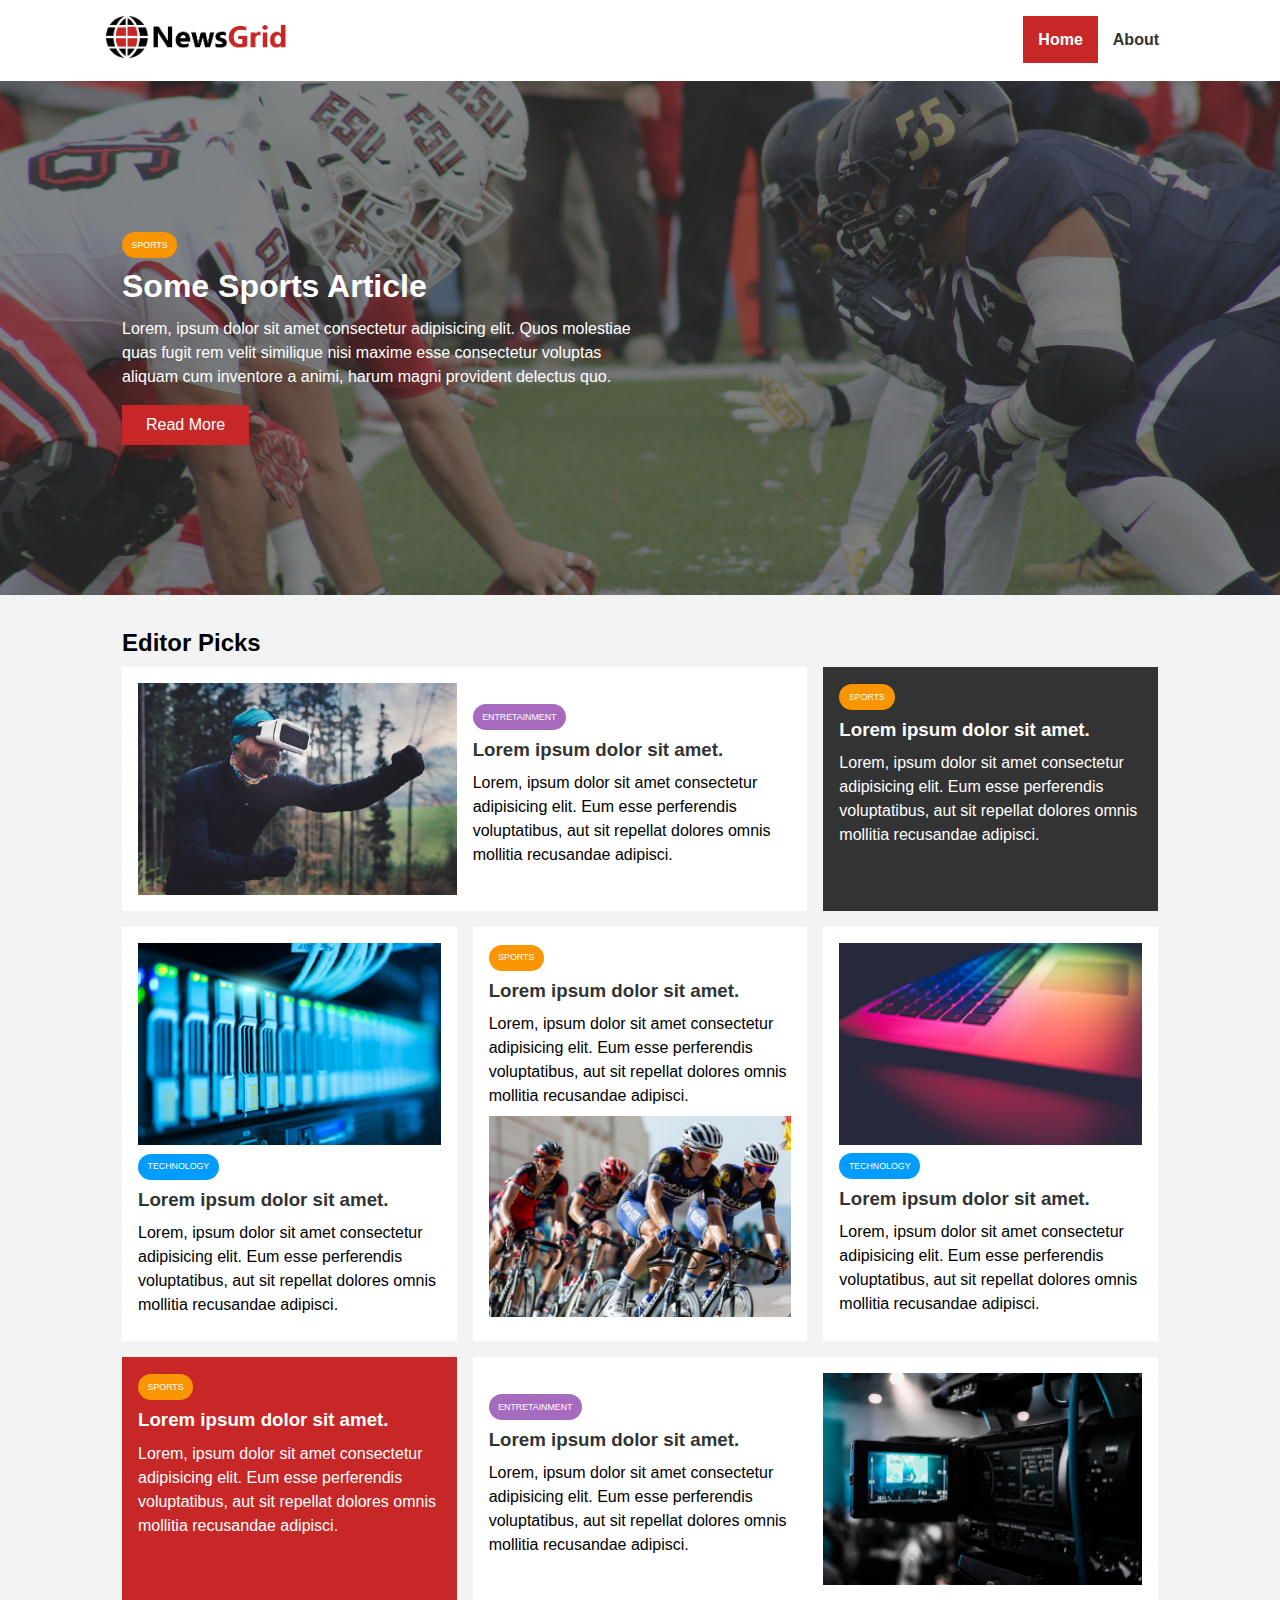
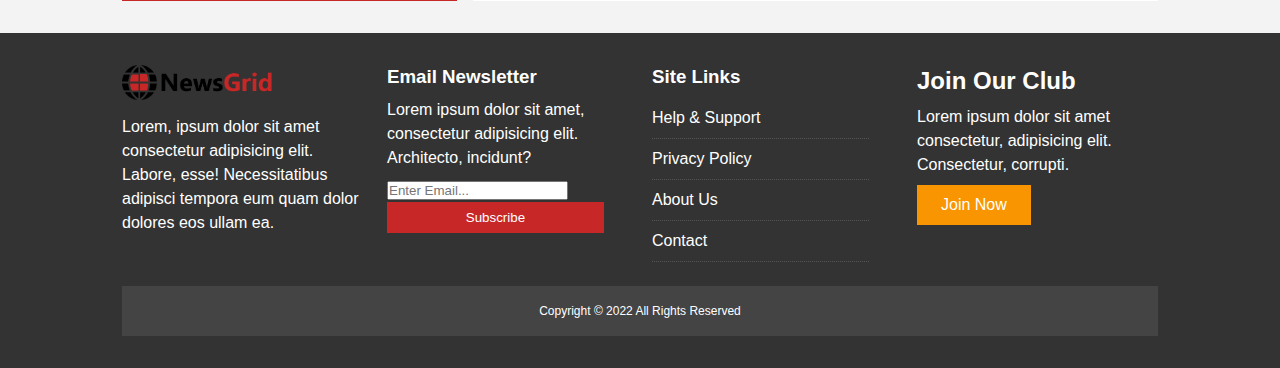
<file: index.html>
<!DOCTYPE html>
<html lang="en">

<head>
    <meta charset="UTF-8">
    <meta http-equiv="X-UA-Compatible" content="IE=edge">
    <meta name="viewport" content="width=device-width, initial-scale=1.0">
    <link rel="stylesheet" href="css/style.css">
    <link rel="stylesheet" media="screen and (max-width: 768px)" href="css/mobile.css">
    <link rel="shortcut icon" type="image/x-icon" href="favicon.ico">
    <link rel="stylesheet" href="https://use.fontawesome.com/releases/v5.6.3/css/all.css"
        integrity="sha384-UHRtZLI+pbxtHCWp1t77bi1L4ZtiqrqD80Kn4Z8NTSRyMA2Fd33n5dQ8lWUE00s/" crossorigin="anonymous">
    <link rel="preconnect" href="https://fonts.googleapis.com">
    <link rel="preconnect" href="https://fonts.gstatic.com" crossorigin>
    <link
        href="https://fonts.googleapis.com/css2?family=Lato:wght@100&family=Raleway:wght@100&family=Staatliches&display=swap"
        rel="stylesheet">

    <title>News Grid Latest News</title>
</head>

<body>
    <nav id="main-nav">
        <div class="container">
            <a href="index.html"><img src="img/logo.png" alt="NewsGrid" class="logo"></a>
            <ul>
                <li><a href="" class="current" href="index.html">Home</a></li>
                <li><a href="about.html">About</a></li>
            </ul>
        </div>
    </nav>

    <!-- Showcase -->
    <header id="showcase">
        <div class="container">
            <div class="showcase-container">
                <div class="showcase-content">
                    <div class="category category-sports">Sports</div>
                    <h1>Some Sports Article</h1>
                    <p>Lorem, ipsum dolor sit amet consectetur adipisicing elit. Quos molestiae quas fugit rem velit
                        similique nisi maxime esse consectetur voluptas aliquam cum inventore a animi, harum magni
                        provident delectus quo.</p>
                    <a href="article.html" class="btn btn-primary">Read More</a>
                </div>
            </div>
        </div>
    </header>

    <!-- Home Articles -->
    <section id="home-articles" class="py-2">
        <div class="container">
            <h2>Editor Picks</h2>
            <div class="articles-container">
                <article class="card">
                    <img src="img/articles/ent1.jpg" alt="">
                    <div>
                        <div class="category category-ent">Entretainment</div>
                        <h3>
                            <a href="article.html">Lorem ipsum dolor sit amet.</a>
                        </h3>
                        <p>Lorem, ipsum dolor sit amet consectetur adipisicing elit. Eum esse perferendis voluptatibus,
                            aut sit repellat dolores omnis mollitia recusandae adipisci.</p>
                    </div>
                </article>
                <article class="card bg-dark">
                    <div class="category category-sports">Sports</div>
                    <h3>
                        <a href="article.html">Lorem ipsum dolor sit amet.</a>
                    </h3>
                    <p>Lorem, ipsum dolor sit amet consectetur adipisicing elit. Eum esse perferendis voluptatibus,
                        aut sit repellat dolores omnis mollitia recusandae adipisci.</p>
                </article>
                <article class="card">
                    <img src="img/articles/tech1.jpg" alt="">
                    <div class="category category-tech">Technology</div>
                    <h3>
                        <a href="article.html">Lorem ipsum dolor sit amet.</a>
                    </h3>
                    <p>Lorem, ipsum dolor sit amet consectetur adipisicing elit. Eum esse perferendis voluptatibus,
                        aut sit repellat dolores omnis mollitia recusandae adipisci.</p>
                </article>
                <article class="card">
                    <div class="category category-sports">Sports</div>
                    <h3>
                        <a href="article.html">Lorem ipsum dolor sit amet.</a>
                    </h3>
                    <p>Lorem, ipsum dolor sit amet consectetur adipisicing elit. Eum esse perferendis voluptatibus,
                        aut sit repellat dolores omnis mollitia recusandae adipisci.</p>
                    <img src="img/articles/sports1.jpg" alt="">
                </article>
                <article class="card">
                    <img src="img/articles/tech2.jpg" alt="">
                    <div class="category category-tech">Technology</div>
                    <h3>
                        <a href="article.html">Lorem ipsum dolor sit amet.</a>
                    </h3>
                    <p>Lorem, ipsum dolor sit amet consectetur adipisicing elit. Eum esse perferendis voluptatibus,
                        aut sit repellat dolores omnis mollitia recusandae adipisci.</p>
                </article>
                <article class="card bg-primary">
                    <div class="category category-sports">Sports</div>
                    <h3>
                        <a href="article.html">Lorem ipsum dolor sit amet.</a>
                    </h3>
                    <p>Lorem, ipsum dolor sit amet consectetur adipisicing elit. Eum esse perferendis voluptatibus,
                        aut sit repellat dolores omnis mollitia recusandae adipisci.</p>
                </article>
                <article class="card">
                    <div>
                        <div class="category category-ent">Entretainment</div>
                        <h3>
                            <a href="article.html">Lorem ipsum dolor sit amet.</a>
                        </h3>
                        <p>Lorem, ipsum dolor sit amet consectetur adipisicing elit. Eum esse perferendis voluptatibus,
                            aut sit repellat dolores omnis mollitia recusandae adipisci.</p>
                    </div>
                    <img src="img/articles/ent2.jpg" alt="">
                </article>

            </div>
        </div>
    </section>
    <!-- Footer -->
    <footer id="main-footer" class="py-2">
        <div class="container footer-container">
            <div>
                <img src="img/logo.png" alt="NewsGrid">
                <p>Lorem, ipsum dolor sit amet consectetur adipisicing elit. Labore, esse! Necessitatibus adipisci tempora eum quam dolor dolores eos ullam ea.</p>
            </div>
            <div>
                <h3>Email Newsletter</h3>
                <p>Lorem ipsum dolor sit amet, consectetur adipisicing elit. Architecto, incidunt?</p>
                <form name="contact" method="POST" data-netlify="true">
                    <input type="email" name="email" placeholder="Enter Email...">
                    <input type="submit" value="Subscribe" class="btn btn-primary">
                </form>
            </div>
            <div>
                <h3>Site Links</h3>
                <ul class="list">
                    <li><a href="#">Help & Support</a></li>
                    <li><a href="#">Privacy Policy</a></li>
                    <li><a href="#">About Us</a></li>
                    <li><a href="#">Contact</a></li>
                </ul>
            </div>
            <div>
                <h2>Join Our Club</h2>
                <p>Lorem ipsum dolor sit amet consectetur, adipisicing elit. Consectetur, corrupti.</p>
                <a href="#" class="btn btn-secondary">Join Now</a>
            </div>
            <div>
                <p>Copyright &copy; 2022 All Rights Reserved</p>
            </div>
        </div>
    </footer>
</body>

</html>
</file>
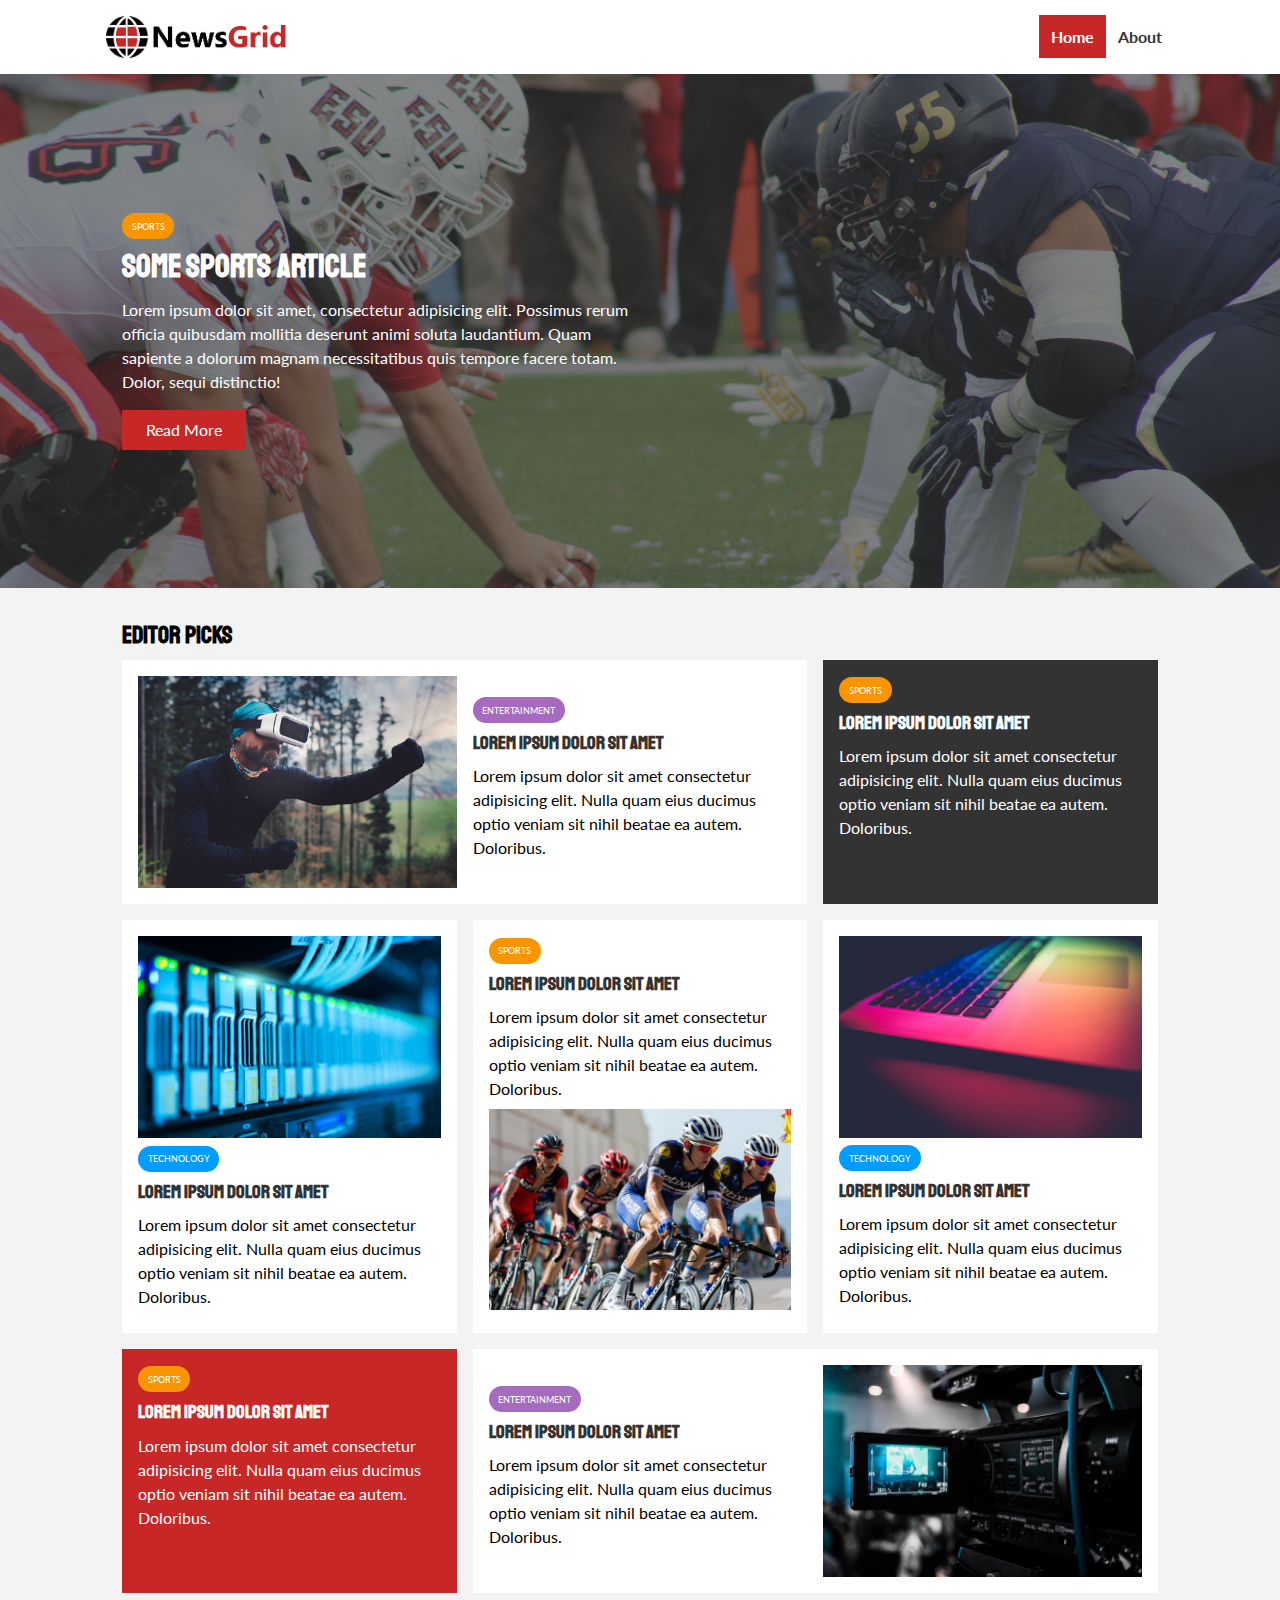
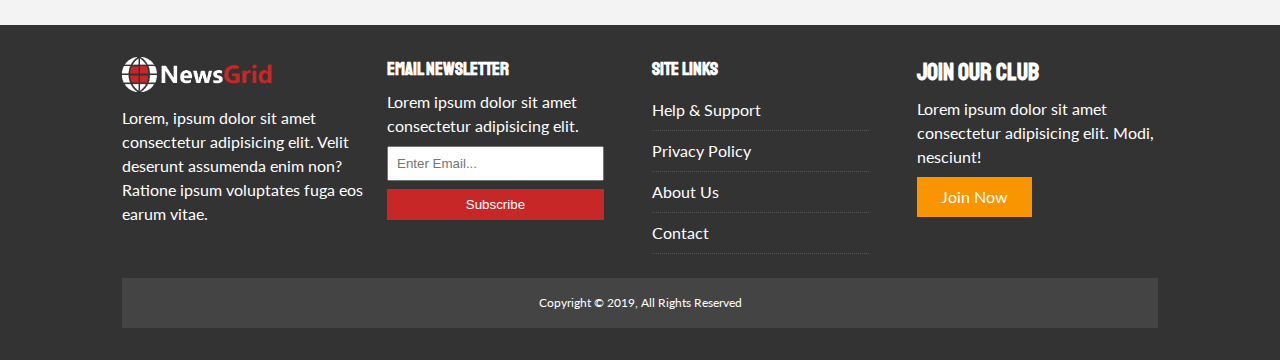
<file: newsgrid/index.html>
<!DOCTYPE html>
<html lang="en">
<head>
  <meta charset="UTF-8">
  <meta name="viewport" content="width=device-width, initial-scale=1.0">
  <meta http-equiv="X-UA-Compatible" content="ie=edge">
  <link rel="stylesheet" href="https://use.fontawesome.com/releases/v5.6.3/css/all.css" integrity="sha384-UHRtZLI+pbxtHCWp1t77Bi1L4ZtiqrqD80Kn4Z8NTSRyMA2Fd33n5dQ8lWUE00s/" crossorigin="anonymous">
  <link href="https://fonts.googleapis.com/css?family=Lato|Staatliches" rel="stylesheet">
  <link rel="stylesheet" href="css/style.css">
  <link rel="stylesheet" media="screen and (max-width: 768px)" href="css/mobile.css">
  <link rel="shortcut icon" type="image/x-icon" href="favicon.ico">
  <title>NewsGrid | Latest News</title>
</head>
<body>
  <nav id="main-nav">
    <div class="container">
      <img src="img/logo.png" alt="NewsGrid" class="logo">
      <div class="social">
        <a href="http://facebook.com" target="_blank"><i class="fab fa-facebook fa-2x"></i></a>
        <a href="http://twitter.com" target="_blank"><i class="fab fa-twitter fa-2x"></i></a>
        <a href="http://instagram.com" target="_blank"><i class="fab fa-instagram fa-2x"></i></a>
        <a href="http://youtube.com" target="_blank"><i class="fab fa-youtube fa-2x"></i></a>
      </div>
      <ul>
        <li><a class="current" href="index.html">Home</a></li>
        <li><a href="about.html">About</a></li>
      </ul>
    </div>
  </nav>

  <!-- Showcase -->
  <header id="showcase">
    <div class="container">
      <div class="showcase-container">
        <div class="showcase-content">
          <div class="category category-sports">Sports</div>
          <h1>Some Sports Article</h1>
          <p>Lorem ipsum dolor sit amet, consectetur adipisicing elit. Possimus rerum officia quibusdam mollitia deserunt animi soluta laudantium. Quam sapiente a dolorum magnam necessitatibus quis tempore facere totam. Dolor, sequi distinctio!</p>
          <a href="article.html" class="btn btn-primary">Read More</a>
        </div>
      </div>
    </div>
  </header>

  <!-- Home Articles -->
  <section id="home-articles" class="py-2">
    <div class="container">
        <h2>Editor Picks</h2>
        <div class="articles-container">
          <article class="card">
            <img src="img/articles/ent1.jpg" alt="">
            <div>
              <div class="category category-ent">Entertainment</div>
              <h3>
                <a href="article.html">Lorem ipsum dolor sit amet</a>
              </h3>
              <p>Lorem ipsum dolor sit amet consectetur adipisicing elit. Nulla quam eius ducimus optio veniam sit nihil beatae ea autem. Doloribus.</p>
            </div>
          </article>
          <article class="card bg-dark">
            <div class="category category-sports">Sports</div>
            <h3>
              <a href="article.html">Lorem ipsum dolor sit amet</a>
            </h3>
            <p>Lorem ipsum dolor sit amet consectetur adipisicing elit. Nulla quam eius ducimus optio veniam sit nihil beatae ea autem. Doloribus.</p>
          </article>
          <article class="card">
            <img src="img/articles/tech1.jpg" alt="">
            <div class="category category-tech">Technology</div>
            <h3>
              <a href="article.html">Lorem ipsum dolor sit amet</a>
            </h3>
            <p>Lorem ipsum dolor sit amet consectetur adipisicing elit. Nulla quam eius ducimus optio veniam sit nihil beatae ea autem. Doloribus.</p>
          </article>
          <article class="card">
            <div class="category category-sports">Sports</div>
            <h3>
              <a href="article.html">Lorem ipsum dolor sit amet</a>
            </h3>
            <p>Lorem ipsum dolor sit amet consectetur adipisicing elit. Nulla quam eius ducimus optio veniam sit nihil beatae ea autem. Doloribus.</p>
            <img src="img/articles/sports1.jpg" alt="">
          </article>
          <article class="card">
            <img src="img/articles/tech2.jpg" alt="">
            <div class="category category-tech">Technology</div>
            <h3>
              <a href="article.html">Lorem ipsum dolor sit amet</a>
            </h3>
            <p>Lorem ipsum dolor sit amet consectetur adipisicing elit. Nulla quam eius ducimus optio veniam sit nihil beatae ea autem. Doloribus.</p>
          </article>
          <article class="card bg-primary">
            <div class="category category-sports">Sports</div>
            <h3>
              <a href="article.html">Lorem ipsum dolor sit amet</a>
            </h3>
            <p>Lorem ipsum dolor sit amet consectetur adipisicing elit. Nulla quam eius ducimus optio veniam sit nihil beatae ea autem. Doloribus.</p>
          </article>
          <article class="card">
            <div>
              <div class="category category-ent">Entertainment</div>
              <h3>
                <a href="article.html">Lorem ipsum dolor sit amet</a>
              </h3>
              <p>Lorem ipsum dolor sit amet consectetur adipisicing elit. Nulla quam eius ducimus optio veniam sit nihil beatae ea autem. Doloribus.</p>
            </div>
            <img src="img/articles/ent2.jpg" alt="">
          </article>
        </div>
    </div>
  </section>

  <!-- Footer -->
  <footer id="main-footer" class="py-2">
    <div class="container footer-container">
      <div>
        <img src="img/logo_light.png" alt="NewsGrid">
        <p>Lorem, ipsum dolor sit amet consectetur adipisicing elit. Velit deserunt assumenda enim non? Ratione ipsum voluptates fuga eos earum vitae.</p>
      </div>
      <div>
        <h3>Email Newsletter</h3>
        <p>Lorem ipsum dolor sit amet consectetur adipisicing elit.</p>
        <form>
          <input type="email" placeholder="Enter Email...">
          <input type="submit" value="Subscribe" class="btn btn-primary">
        </form>
      </div>
      <div>
        <h3>Site Links</h3>
        <ul class="list">
          <li><a href="#">Help & Support</a></li>
          <li><a href="#">Privacy Policy</a></li>
          <li><a href="#">About Us</a></li>
          <li><a href="#">Contact</a></li>
        </ul>
      </div>
      <div>
        <h2>Join Our Club</h2>
        <p>Lorem ipsum dolor sit amet consectetur adipisicing elit. Modi, nesciunt!</p>
        <a href="#" class="btn btn-secondary">Join Now</a>
      </div>
      <div>
        <p>
          Copyright &copy; 2019, All Rights Reserved
        </p>
      </div>
    </div>
  </footer>

</body>
</html>
</file>
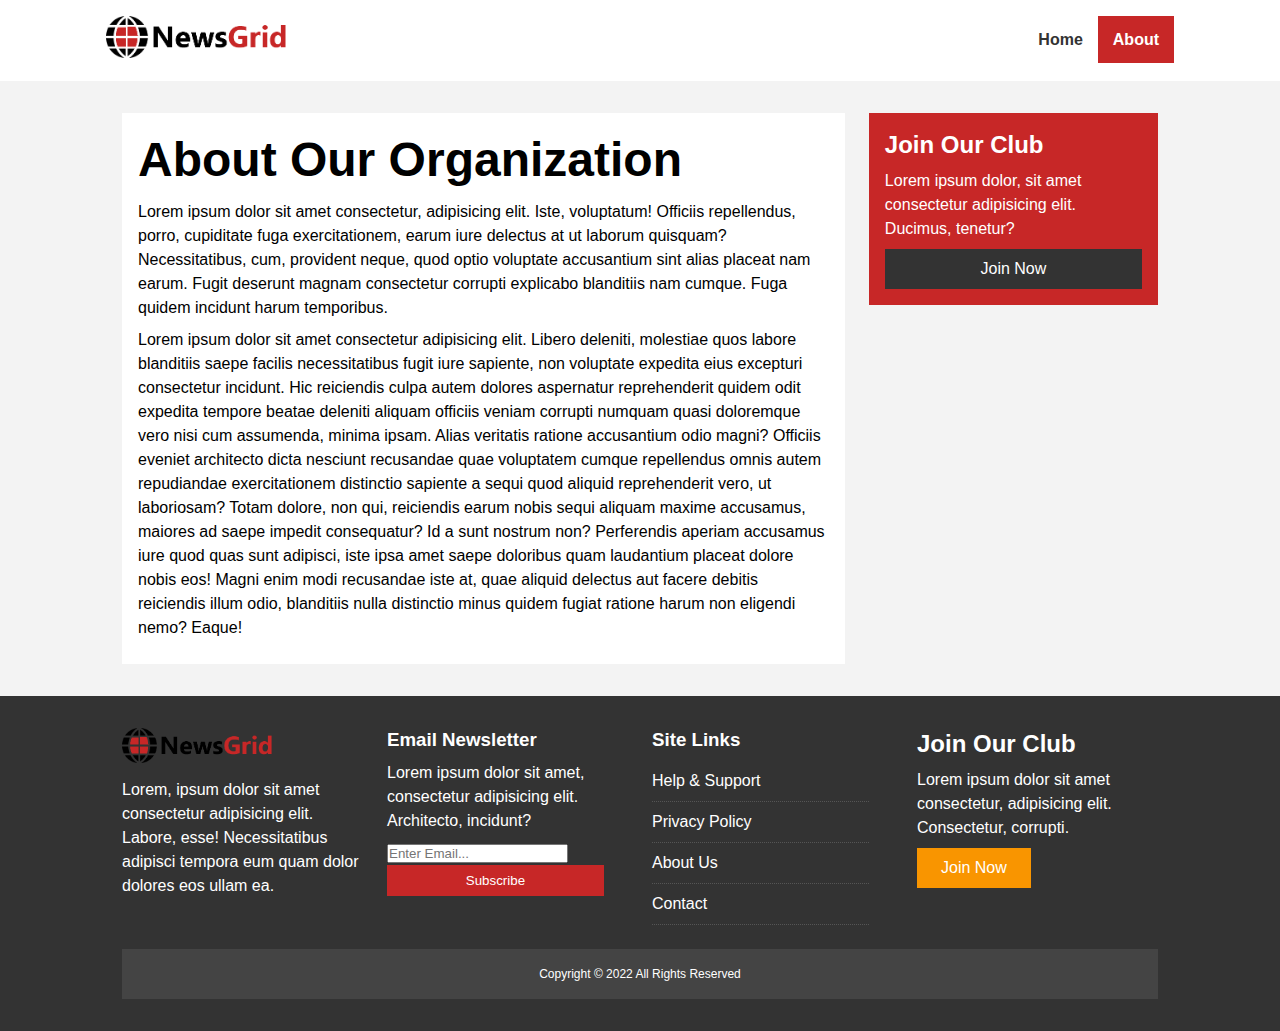
<file: about.html>
<!DOCTYPE html>
<html lang="en">

<head>
    <meta charset="UTF-8">
    <meta http-equiv="X-UA-Compatible" content="IE=edge">
    <meta name="viewport" content="width=device-width, initial-scale=1.0">
    <link rel="stylesheet" href="css/style.css">
    <link rel="stylesheet" media="screen and (max-width: 768px)" href="css/mobile.css">
    <link rel="shortcut icon" type="image/x-icon" href="favicon.ico">
    <link rel="stylesheet" href="https://use.fontawesome.com/releases/v5.6.3/css/all.css"
        integrity="sha384-UHRtZLI+pbxtHCWp1t77bi1L4ZtiqrqD80Kn4Z8NTSRyMA2Fd33n5dQ8lWUE00s/" crossorigin="anonymous">
    <link rel="preconnect" href="https://fonts.googleapis.com">
    <link rel="preconnect" href="https://fonts.gstatic.com" crossorigin>
    <link
        href="https://fonts.googleapis.com/css2?family=Lato:wght@100&family=Raleway:wght@100&family=Staatliches&display=swap"
        rel="stylesheet">

    <title>News Grid About</title>
</head>

<body>
    <nav id="main-nav">
        <div class="container">
            <a href="index.html"><img src="img/logo.png" alt="NewsGrid" class="logo"></a>
            <ul>
                <li><a href="index.html">Home</a></li>
                <li><a class="current" href="about.html">About</a></li>
            </ul>
        </div>
    </nav>

    <section id="about">
        <div class="container">
            <div class="page-container">
                <article class="card">
                    <h1 class="l-heading">About Our Organization</h1>
                    <p>Lorem ipsum dolor sit amet consectetur, adipisicing elit. Iste, voluptatum! Officiis repellendus, porro, cupiditate fuga exercitationem, earum iure delectus at ut laborum quisquam? Necessitatibus, cum, provident neque, quod optio voluptate accusantium sint alias placeat nam earum. Fugit deserunt magnam consectetur corrupti explicabo blanditiis nam cumque. Fuga quidem incidunt harum temporibus.</p>
                    <p>Lorem ipsum dolor sit amet consectetur adipisicing elit. Libero deleniti, molestiae quos labore blanditiis saepe facilis necessitatibus fugit iure sapiente, non voluptate expedita eius excepturi consectetur incidunt. Hic reiciendis culpa autem dolores aspernatur reprehenderit quidem odit expedita tempore beatae deleniti aliquam officiis veniam corrupti numquam quasi doloremque vero nisi cum assumenda, minima ipsam. Alias veritatis ratione accusantium odio magni? Officiis eveniet architecto dicta nesciunt recusandae quae voluptatem cumque repellendus omnis autem repudiandae exercitationem distinctio sapiente a sequi quod aliquid reprehenderit vero, ut laboriosam? Totam dolore, non qui, reiciendis earum nobis sequi aliquam maxime accusamus, maiores ad saepe impedit consequatur? Id a sunt nostrum non? Perferendis aperiam accusamus iure quod quas sunt adipisci, iste ipsa amet saepe doloribus quam laudantium placeat dolore nobis eos! Magni enim modi recusandae iste at, quae aliquid delectus aut facere debitis reiciendis illum odio, blanditiis nulla distinctio minus quidem fugiat ratione harum non eligendi nemo? Eaque!</p>
                </article>
                <aside class="card bg-primary">
                    <h2>Join Our Club</h2>
                    <p>Lorem ipsum dolor, sit amet consectetur adipisicing elit. Ducimus, tenetur?</p>
                    <a href="#" class="btn btn-dark btn-block">Join Now</a>
                </aside>
            </div>
        </div>
    </section>  

    <!-- Footer -->
    <footer id="main-footer" class="py-2">
        <div class="container footer-container">
            <div>
                <img src="img/logo.png" alt="NewsGrid">
                <p>Lorem, ipsum dolor sit amet consectetur adipisicing elit. Labore, esse! Necessitatibus adipisci tempora eum quam dolor dolores eos ullam ea.</p>
            </div>
            <div>
                <h3>Email Newsletter</h3>
                <p>Lorem ipsum dolor sit amet, consectetur adipisicing elit. Architecto, incidunt?</p>
                <form name="contact" method="POST" data-netlify="true">
                    <input type="email" name="email" placeholder="Enter Email...">
                    <input type="submit" value="Subscribe" class="btn btn-primary">
                </form>
            </div>
            <div>
                <h3>Site Links</h3>
                <ul class="list">
                    <li><a href="#">Help & Support</a></li>
                    <li><a href="#">Privacy Policy</a></li>
                    <li><a href="#">About Us</a></li>
                    <li><a href="#">Contact</a></li>
                </ul>
            </div>
            <div>
                <h2>Join Our Club</h2>
                <p>Lorem ipsum dolor sit amet consectetur, adipisicing elit. Consectetur, corrupti.</p>
                <a href="#" class="btn btn-secondary">Join Now</a>
            </div>
            <div>
                <p>Copyright &copy; 2022 All Rights Reserved</p>
            </div>
        </div>
    </footer>
</body>

</html>
</file>
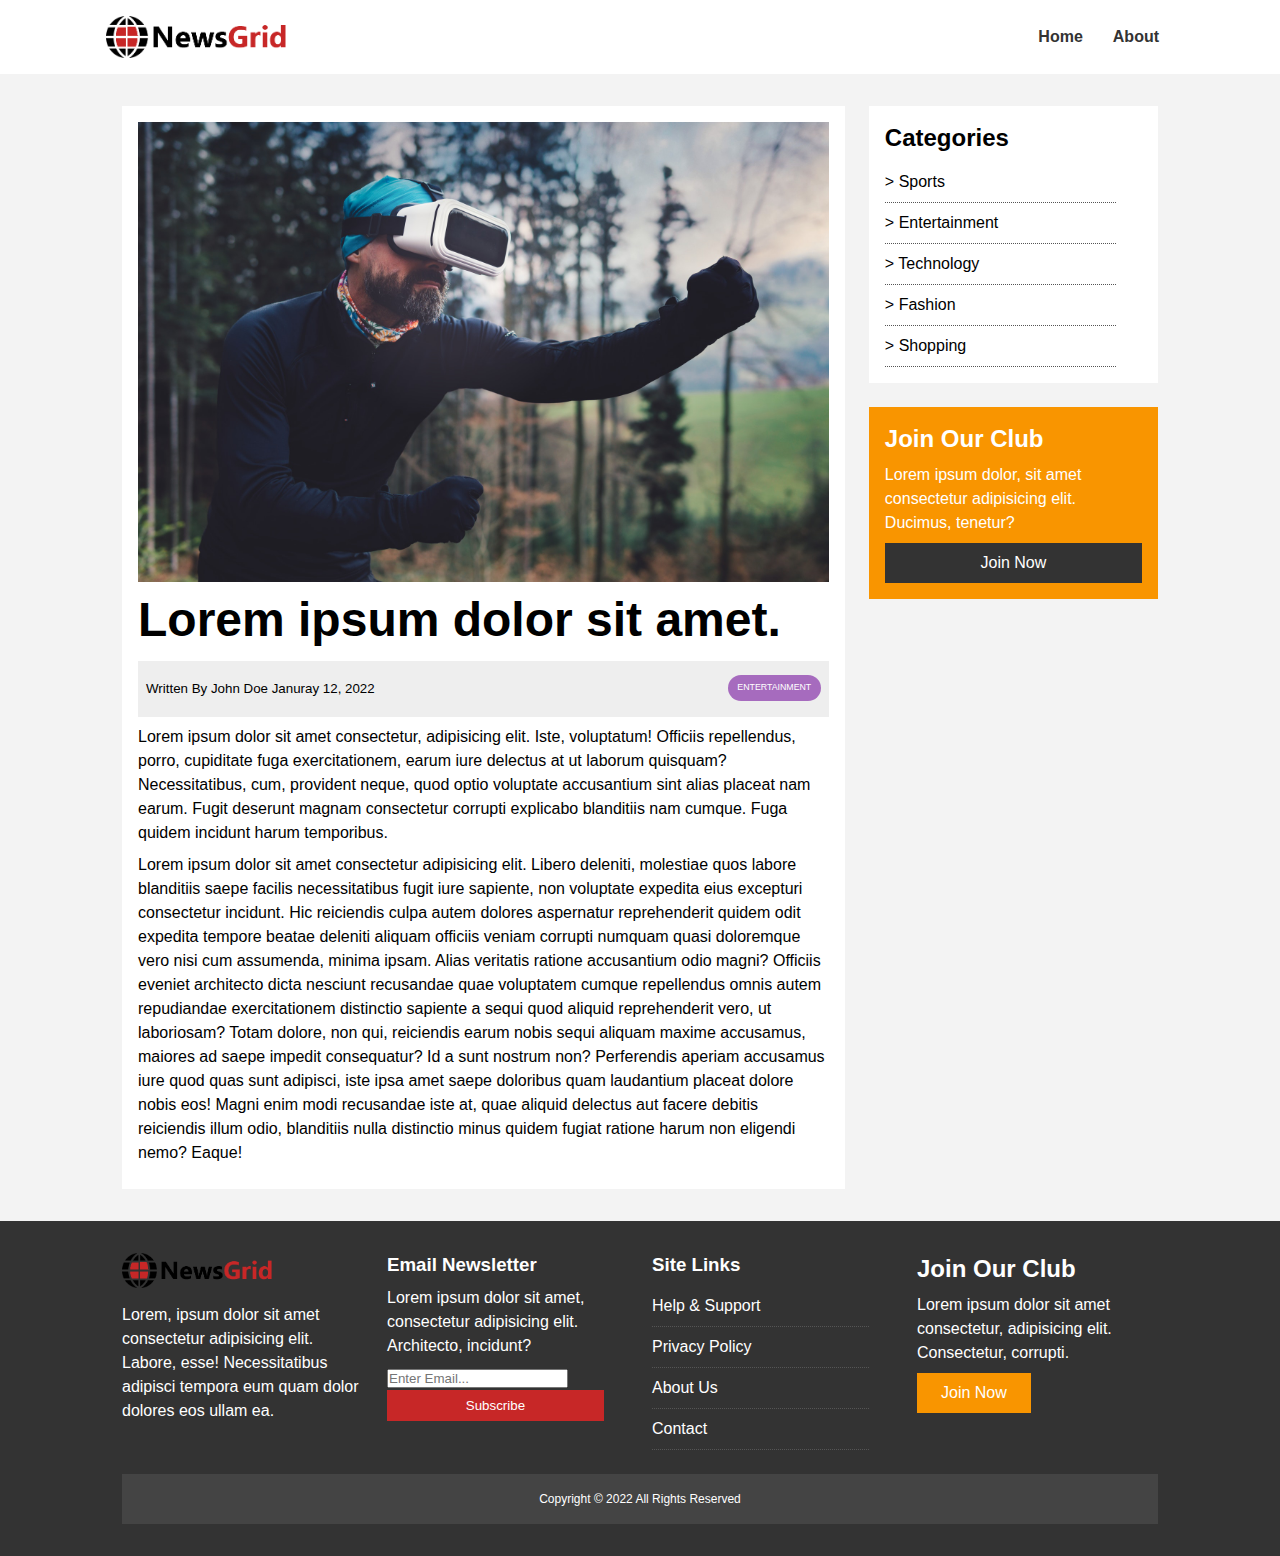
<file: article.html>
<!DOCTYPE html>
<html lang="en">

<head>
    <meta charset="UTF-8">
    <meta http-equiv="X-UA-Compatible" content="IE=edge">
    <meta name="viewport" content="width=device-width, initial-scale=1.0">
    <link rel="stylesheet" href="css/style.css">
    <link rel="stylesheet" media="screen and (max-width: 768px)" href="css/mobile.css">
    <link rel="shortcut icon" type="image/x-icon" href="favicon.ico">
    <link rel="stylesheet" href="https://use.fontawesome.com/releases/v5.6.3/css/all.css"
        integrity="sha384-UHRtZLI+pbxtHCWp1t77bi1L4ZtiqrqD80Kn4Z8NTSRyMA2Fd33n5dQ8lWUE00s/" crossorigin="anonymous">
    <link rel="preconnect" href="https://fonts.googleapis.com">
    <link rel="preconnect" href="https://fonts.gstatic.com" crossorigin>
    <link
        href="https://fonts.googleapis.com/css2?family=Lato:wght@100&family=Raleway:wght@100&family=Staatliches&display=swap"
        rel="stylesheet">

    <title>News Grid Latest News</title>
</head>

<body>
    <nav id="main-nav">
        <div class="container">
            <img src="img/logo.png" alt="NewsGrid" class="logo">
            <ul>
                <li><a href="index.html">Home</a></li>
                <li><a href="about.html">About</a></li>
            </ul>
        </div>
    </nav>

    <section id="article">
        <div class="container">
            <div class="page-container">
                <article class="card">
                    <img src="img/articles/ent1.jpg" alt="">
                    <h1 class="l-heading">Lorem ipsum dolor sit amet.</h1>
                    <div class="meta">
                        <small>
                            <i class="fas fa-user"></i> Written By John Doe Januray 12, 2022
                        </small>
                        <div class="category category-ent">Entertainment</div>
                    </div>
                    <p>Lorem ipsum dolor sit amet consectetur, adipisicing elit. Iste, voluptatum! Officiis repellendus, porro, cupiditate fuga exercitationem, earum iure delectus at ut laborum quisquam? Necessitatibus, cum, provident neque, quod optio voluptate accusantium sint alias placeat nam earum. Fugit deserunt magnam consectetur corrupti explicabo blanditiis nam cumque. Fuga quidem incidunt harum temporibus.</p>
                    <p>Lorem ipsum dolor sit amet consectetur adipisicing elit. Libero deleniti, molestiae quos labore blanditiis saepe facilis necessitatibus fugit iure sapiente, non voluptate expedita eius excepturi consectetur incidunt. Hic reiciendis culpa autem dolores aspernatur reprehenderit quidem odit expedita tempore beatae deleniti aliquam officiis veniam corrupti numquam quasi doloremque vero nisi cum assumenda, minima ipsam. Alias veritatis ratione accusantium odio magni? Officiis eveniet architecto dicta nesciunt recusandae quae voluptatem cumque repellendus omnis autem repudiandae exercitationem distinctio sapiente a sequi quod aliquid reprehenderit vero, ut laboriosam? Totam dolore, non qui, reiciendis earum nobis sequi aliquam maxime accusamus, maiores ad saepe impedit consequatur? Id a sunt nostrum non? Perferendis aperiam accusamus iure quod quas sunt adipisci, iste ipsa amet saepe doloribus quam laudantium placeat dolore nobis eos! Magni enim modi recusandae iste at, quae aliquid delectus aut facere debitis reiciendis illum odio, blanditiis nulla distinctio minus quidem fugiat ratione harum non eligendi nemo? Eaque!</p>
                </article>
                <aside id="categories" class="card">
                    <h2>Categories</h2>
                    <ul class="list">
                        <li>> Sports</li>
                        <li>> Entertainment</li>
                        <li>> Technology</li>
                        <li>> Fashion</li>
                        <li>> Shopping</li>
                    </ul>
                </aside>
                <aside class="card bg-secondary">
                    <h2>Join Our Club</h2>
                    <p>Lorem ipsum dolor, sit amet consectetur adipisicing elit. Ducimus, tenetur?</p>
                    <a href="#" class="btn btn-dark btn-block">Join Now</a>
                </aside>
            </div>
        </div>
    </section>  

    <!-- Footer -->
    <footer id="main-footer" class="py-2">
        <div class="container footer-container">
            <div>
                <img src="img/logo.png" alt="NewsGrid">
                <p>Lorem, ipsum dolor sit amet consectetur adipisicing elit. Labore, esse! Necessitatibus adipisci tempora eum quam dolor dolores eos ullam ea.</p>
            </div>
            <div>
                <h3>Email Newsletter</h3>
                <p>Lorem ipsum dolor sit amet, consectetur adipisicing elit. Architecto, incidunt?</p>
                <form name="contact" method="POST" data-netlify="true">
                    <input type="email" name="email" placeholder="Enter Email...">
                    <input type="submit" value="Subscribe" class="btn btn-primary">
                </form>
            </div>
            <div>
                <h3>Site Links</h3>
                <ul class="list">
                    <li><a href="#">Help & Support</a></li>
                    <li><a href="#">Privacy Policy</a></li>
                    <li><a href="#">About Us</a></li>
                    <li><a href="#">Contact</a></li>
                </ul>
            </div>
            <div>
                <h2>Join Our Club</h2>
                <p>Lorem ipsum dolor sit amet consectetur, adipisicing elit. Consectetur, corrupti.</p>
                <a href="#" class="btn btn-secondary">Join Now</a>
            </div>
            <div>
                <p>Copyright &copy; 2022 All Rights Reserved</p>
            </div>
        </div>
    </footer>
</body>

</html>
</file>
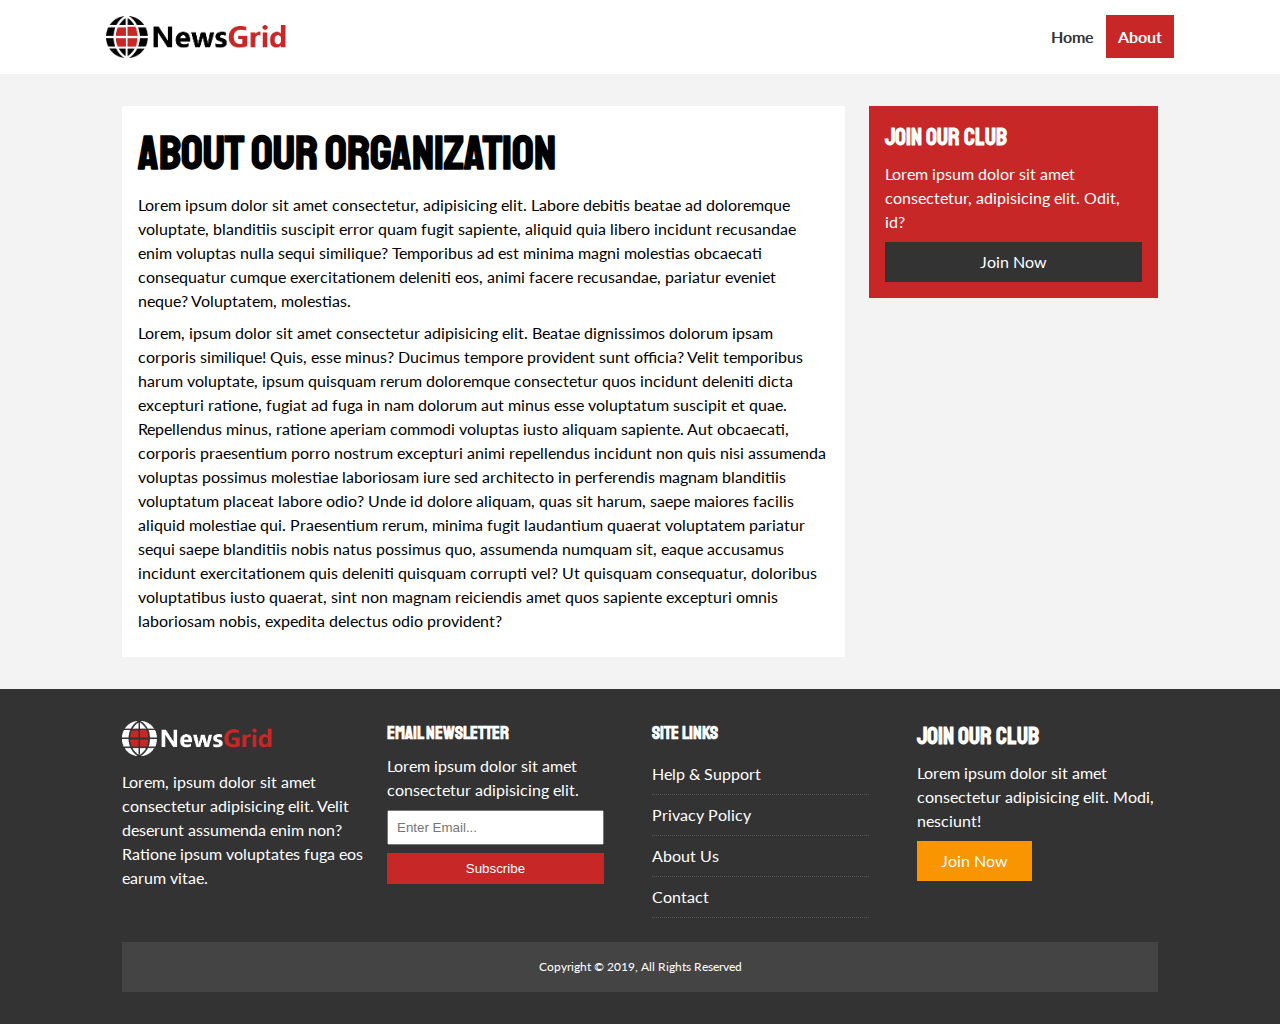
<file: newsgrid/about.html>
<!DOCTYPE html>
<html lang="en">
<head>
  <meta charset="UTF-8">
  <meta name="viewport" content="width=device-width, initial-scale=1.0">
  <meta http-equiv="X-UA-Compatible" content="ie=edge">
  <link rel="stylesheet" href="https://use.fontawesome.com/releases/v5.6.3/css/all.css" integrity="sha384-UHRtZLI+pbxtHCWp1t77Bi1L4ZtiqrqD80Kn4Z8NTSRyMA2Fd33n5dQ8lWUE00s/" crossorigin="anonymous">
  <link href="https://fonts.googleapis.com/css?family=Lato|Staatliches" rel="stylesheet">
  <link rel="stylesheet" href="css/style.css">
  <link rel="stylesheet" media="screen and (max-width: 768px)" href="css/mobile.css">
  <link rel="shortcut icon" type="image/x-icon" href="favicon.ico">
  <title>NewsGrid | About</title>
</head>
<body>
  <nav id="main-nav">
    <div class="container">
      <img src="img/logo.png" alt="NewsGrid" class="logo">
      <div class="social">
        <a href="http://facebook.com" target="_blank"><i class="fab fa-facebook fa-2x"></i></a>
        <a href="http://twitter.com" target="_blank"><i class="fab fa-twitter fa-2x"></i></a>
        <a href="http://instagram.com" target="_blank"><i class="fab fa-instagram fa-2x"></i></a>
        <a href="http://youtube.com" target="_blank"><i class="fab fa-youtube fa-2x"></i></a>
      </div>
      <ul>
        <li><a href="index.html">Home</a></li>
        <li><a class="current" href="about.html">About</a></li>
      </ul>
    </div>
  </nav>

  <section id="about">
    <div class="container">
      <div class="page-container">
        <article class="card">
          <h1 class="l-heading">About Our Organization</h1>
          <p>Lorem ipsum dolor sit amet consectetur, adipisicing elit. Labore debitis beatae ad doloremque voluptate, blanditiis suscipit error quam fugit sapiente, aliquid quia libero incidunt recusandae enim voluptas nulla sequi similique? Temporibus ad est minima magni molestias obcaecati consequatur cumque exercitationem deleniti eos, animi facere recusandae, pariatur eveniet neque? Voluptatem, molestias.</p>
          <p>Lorem, ipsum dolor sit amet consectetur adipisicing elit. Beatae dignissimos dolorum ipsam corporis similique! Quis, esse minus? Ducimus tempore provident sunt officia? Velit temporibus harum voluptate, ipsum quisquam rerum doloremque consectetur quos incidunt deleniti dicta excepturi ratione, fugiat ad fuga in nam dolorum aut minus esse voluptatum suscipit et quae. Repellendus minus, ratione aperiam commodi voluptas iusto aliquam sapiente. Aut obcaecati, corporis praesentium porro nostrum excepturi animi repellendus incidunt non quis nisi assumenda voluptas possimus molestiae laboriosam iure sed architecto in perferendis magnam blanditiis voluptatum placeat labore odio? Unde id dolore aliquam, quas sit harum, saepe maiores facilis aliquid molestiae qui. Praesentium rerum, minima fugit laudantium quaerat voluptatem pariatur sequi saepe blanditiis nobis natus possimus quo, assumenda numquam sit, eaque accusamus incidunt exercitationem quis deleniti quisquam corrupti vel? Ut quisquam consequatur, doloribus voluptatibus iusto quaerat, sint non magnam reiciendis amet quos sapiente excepturi omnis laboriosam nobis, expedita delectus odio provident?</p>
        </article>
        <aside class="card bg-primary">
          <h2>Join Our Club</h2>
          <p>Lorem ipsum dolor sit amet consectetur, adipisicing elit. Odit, id?</p>
          <a href="#" class="btn btn-dark btn-block">Join Now</a>
        </aside>
      </div>
    </div>
  </section>

  <!-- Footer -->
  <footer id="main-footer" class="py-2">
    <div class="container footer-container">
      <div>
        <img src="img/logo_light.png" alt="NewsGrid">
        <p>Lorem, ipsum dolor sit amet consectetur adipisicing elit. Velit deserunt assumenda enim non? Ratione ipsum voluptates fuga eos earum vitae.</p>
      </div>
      <div>
        <h3>Email Newsletter</h3>
        <p>Lorem ipsum dolor sit amet consectetur adipisicing elit.</p>
        <form>
          <input type="email" placeholder="Enter Email...">
          <input type="submit" value="Subscribe" class="btn btn-primary">
        </form>
      </div>
      <div>
        <h3>Site Links</h3>
        <ul class="list">
          <li><a href="#">Help & Support</a></li>
          <li><a href="#">Privacy Policy</a></li>
          <li><a href="#">About Us</a></li>
          <li><a href="#">Contact</a></li>
        </ul>
      </div>
      <div>
        <h2>Join Our Club</h2>
        <p>Lorem ipsum dolor sit amet consectetur adipisicing elit. Modi, nesciunt!</p>
        <a href="#" class="btn btn-secondary">Join Now</a>
      </div>
      <div>
        <p>
          Copyright &copy; 2019, All Rights Reserved
        </p>
      </div>
    </div>
  </footer>

</body>
</html>
</file>
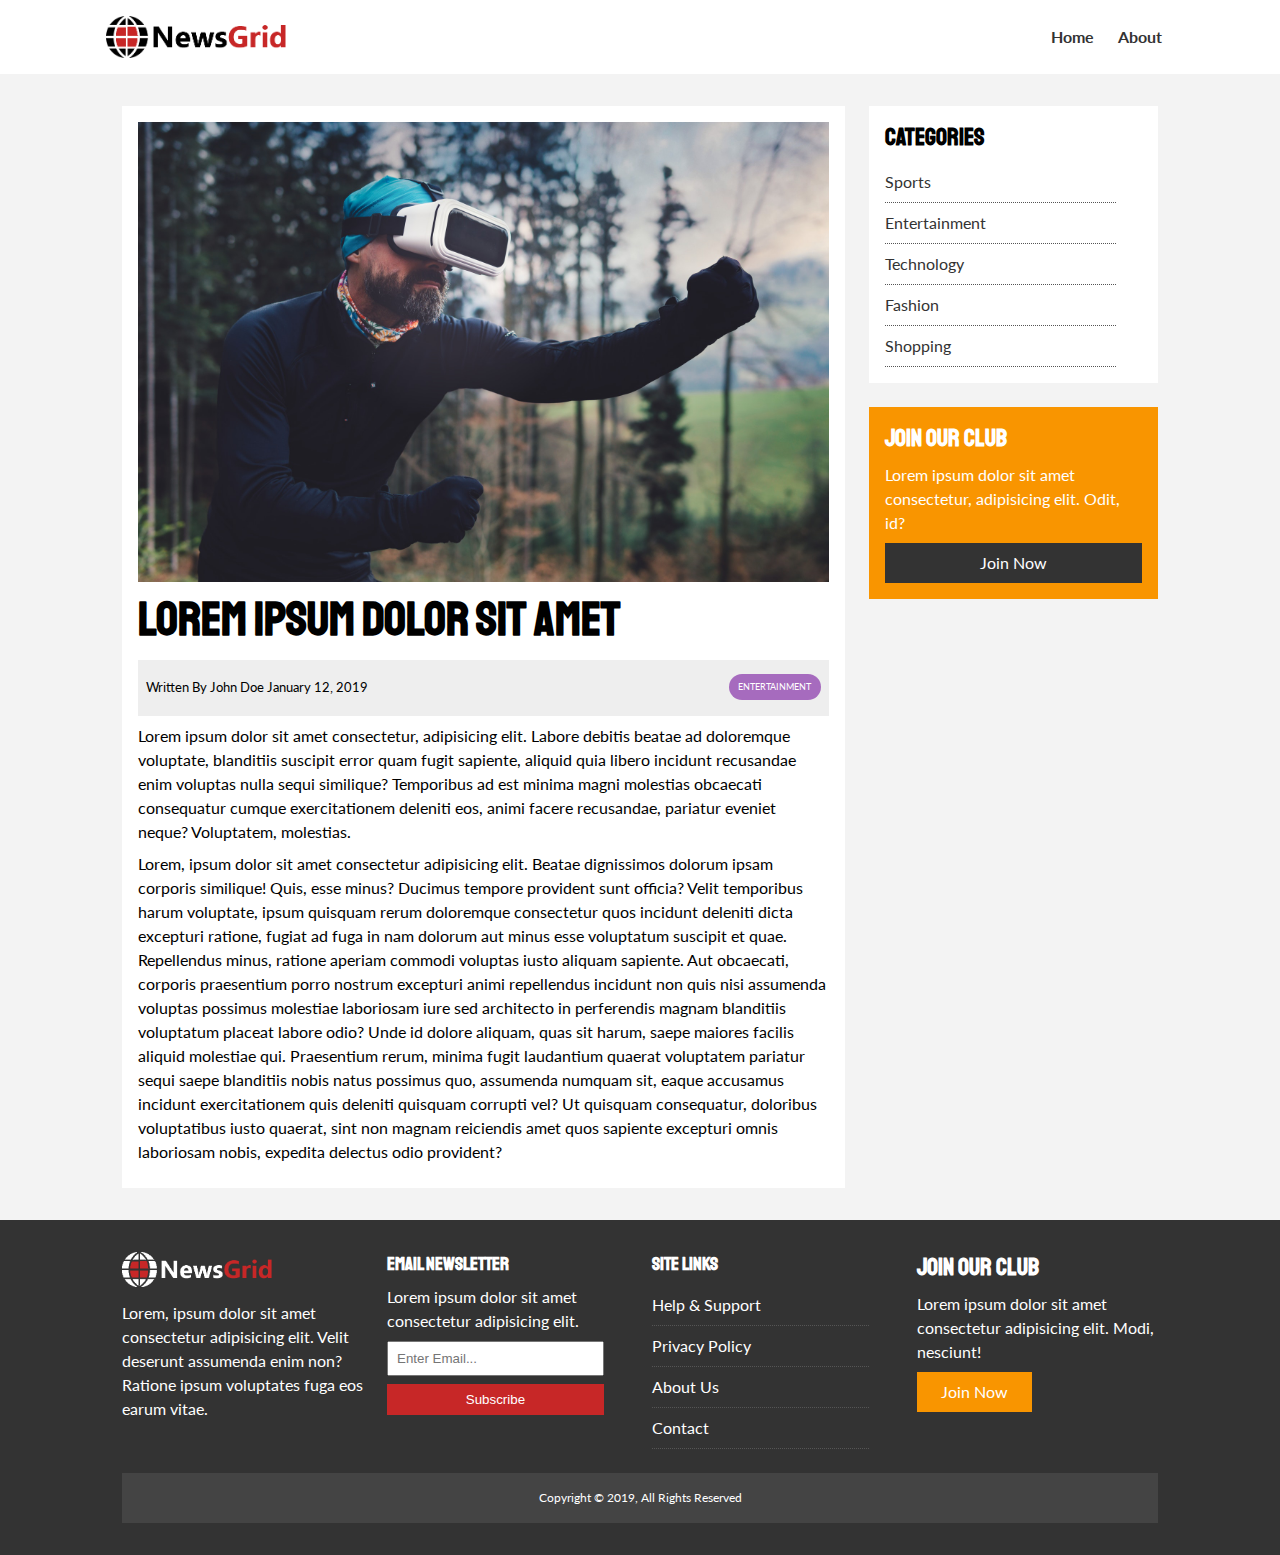
<file: newsgrid/article.html>
<!DOCTYPE html>
<html lang="en">
<head>
  <meta charset="UTF-8">
  <meta name="viewport" content="width=device-width, initial-scale=1.0">
  <meta http-equiv="X-UA-Compatible" content="ie=edge">
  <link rel="stylesheet" href="https://use.fontawesome.com/releases/v5.6.3/css/all.css" integrity="sha384-UHRtZLI+pbxtHCWp1t77Bi1L4ZtiqrqD80Kn4Z8NTSRyMA2Fd33n5dQ8lWUE00s/" crossorigin="anonymous">
  <link href="https://fonts.googleapis.com/css?family=Lato|Staatliches" rel="stylesheet">
  <link rel="stylesheet" href="css/style.css">
  <link rel="stylesheet" media="screen and (max-width: 768px)" href="css/mobile.css">
  <link rel="shortcut icon" type="image/x-icon" href="favicon.ico">
  <title>NewsGrid | Latest News</title>
</head>
<body>
  <nav id="main-nav">
    <div class="container">
      <img src="img/logo.png" alt="NewsGrid" class="logo">
      <div class="social">
        <a href="http://facebook.com" target="_blank"><i class="fab fa-facebook fa-2x"></i></a>
        <a href="http://twitter.com" target="_blank"><i class="fab fa-twitter fa-2x"></i></a>
        <a href="http://instagram.com" target="_blank"><i class="fab fa-instagram fa-2x"></i></a>
        <a href="http://youtube.com" target="_blank"><i class="fab fa-youtube fa-2x"></i></a>
      </div>
      <ul>
        <li><a href="index.html">Home</a></li>
        <li><a href="about.html">About</a></li>
      </ul>
    </div>
  </nav>

  <section id="article">
    <div class="container">
      <div class="page-container">
        <article class="card">
          <img src="img/articles/ent1.jpg" alt="">
          <h1 class="l-heading">Lorem ipsum dolor sit amet</h1>
          <div class="meta">
            <small>
              <i class="fas fa-user"></i> Written By John Doe January 12, 2019
            </small>
            <div class="category category-ent">Entertainment</div>
          </div>
          <p>Lorem ipsum dolor sit amet consectetur, adipisicing elit. Labore debitis beatae ad doloremque voluptate, blanditiis suscipit error quam fugit sapiente, aliquid quia libero incidunt recusandae enim voluptas nulla sequi similique? Temporibus ad est minima magni molestias obcaecati consequatur cumque exercitationem deleniti eos, animi facere recusandae, pariatur eveniet neque? Voluptatem, molestias.</p>
          <p>Lorem, ipsum dolor sit amet consectetur adipisicing elit. Beatae dignissimos dolorum ipsam corporis similique! Quis, esse minus? Ducimus tempore provident sunt officia? Velit temporibus harum voluptate, ipsum quisquam rerum doloremque consectetur quos incidunt deleniti dicta excepturi ratione, fugiat ad fuga in nam dolorum aut minus esse voluptatum suscipit et quae. Repellendus minus, ratione aperiam commodi voluptas iusto aliquam sapiente. Aut obcaecati, corporis praesentium porro nostrum excepturi animi repellendus incidunt non quis nisi assumenda voluptas possimus molestiae laboriosam iure sed architecto in perferendis magnam blanditiis voluptatum placeat labore odio? Unde id dolore aliquam, quas sit harum, saepe maiores facilis aliquid molestiae qui. Praesentium rerum, minima fugit laudantium quaerat voluptatem pariatur sequi saepe blanditiis nobis natus possimus quo, assumenda numquam sit, eaque accusamus incidunt exercitationem quis deleniti quisquam corrupti vel? Ut quisquam consequatur, doloribus voluptatibus iusto quaerat, sint non magnam reiciendis amet quos sapiente excepturi omnis laboriosam nobis, expedita delectus odio provident?</p>
        </article>

        <aside id="categories" class="card">
          <h2>Categories</h2>
          <ul class="list">
            <li><a href="#"><i class="fas fa-chevron-right"></i> Sports</a></li>
            <li><a href="#"><i class="fas fa-chevron-right"></i> Entertainment</a></li>
            <li><a href="#"><i class="fas fa-chevron-right"></i> Technology</a></li>
            <li><a href="#"><i class="fas fa-chevron-right"></i> Fashion</a></li>
            <li><a href="#"><i class="fas fa-chevron-right"></i> Shopping</a></li>
          </ul>
        </aside>

        <aside class="card bg-secondary">
          <h2>Join Our Club</h2>
          <p>Lorem ipsum dolor sit amet consectetur, adipisicing elit. Odit, id?</p>
          <a href="#" class="btn btn-dark btn-block">Join Now</a>
        </aside>
      </div>
    </div>
  </section>

  <!-- Footer -->
  <footer id="main-footer" class="py-2">
    <div class="container footer-container">
      <div>
        <img src="img/logo_light.png" alt="NewsGrid">
        <p>Lorem, ipsum dolor sit amet consectetur adipisicing elit. Velit deserunt assumenda enim non? Ratione ipsum voluptates fuga eos earum vitae.</p>
      </div>
      <div>
        <h3>Email Newsletter</h3>
        <p>Lorem ipsum dolor sit amet consectetur adipisicing elit.</p>
        <form>
          <input type="email" placeholder="Enter Email...">
          <input type="submit" value="Subscribe" class="btn btn-primary">
        </form>
      </div>
      <div>
        <h3>Site Links</h3>
        <ul class="list">
          <li><a href="#">Help & Support</a></li>
          <li><a href="#">Privacy Policy</a></li>
          <li><a href="#">About Us</a></li>
          <li><a href="#">Contact</a></li>
        </ul>
      </div>
      <div>
        <h2>Join Our Club</h2>
        <p>Lorem ipsum dolor sit amet consectetur adipisicing elit. Modi, nesciunt!</p>
        <a href="#" class="btn btn-secondary">Join Now</a>
      </div>
      <div>
        <p>
          Copyright &copy; 2019, All Rights Reserved
        </p>
      </div>
    </div>
  </footer>

</body>
</html>
</file>
<file: css/style.css>
:root {
    --primary-color: #c72727;
    --secondary-color: #f99500;
    --light-color: #f3f3f3;
    --max-width: 1100px;
    --dark-color: #333;
}

.category {
    --sports-color: #f99500;
    --ent-color: #a66bbe;
    --tech-color: #009cff;
}

* {
    margin: 0;
    padding: 0;
    box-sizing: border-box;
}

body {

    font-family: Arial, Helvetica, sans-serif;
    line-height: 1.5;
    background: var(--light-color);
}

a {
    color: #333;
    text-decoration: none;
}

ul {
    list-style: none;
}

p {
    margin: .5rem 0;
}

img {
    width: 100%;
}

h1, h2, h3, h4, h5, h6 {
    font-family: 'Segoe UI', Tahoma, Geneva, Verdana, sans-serif;
    margin-bottom: .55rem;
    line-height: 1.3;
}

/* Utility */
.container {
    max-width: var(--max-width);
    margin: auto;
    padding: 0 2rem;
    overflow: hidden;
}

.category {
    display: inline-block;
    color: white;
    font-size: 0.55rem;
    text-transform: uppercase;
    padding: 0.4rem 0.6rem;
    border-radius: 15px;
    margin-bottom: 0.5rem;
}

.category-sports {background: var(--sports-color)}
.category-ent {background: var(--ent-color)}
.category-tech {background: var(--tech-color)}

.btn {
    display: inline-block;
    border: none;
    background: var(--dark-color);
    color: #fff;
    padding: 0.5rem 1.5rem;
}

.btn-light {background: var(--light-color)}
.btn-primary{background: var(--primary-color)}
.btn-secondary{background: var(--secondary-color)}

.btn-block {
    display: block;
    width: 100%;
    text-align: center;
}

.btn:hover {
    opacity: 0.9;
}

.card {
    background: white;
    padding: 1rem;
}

.bg-dark {
    background: var(--dark-color);
    color: #fff;
}

.bg-primary {
    background: var(--primary-color);
    color: #fff;
}

.bg-secondary {
    background: var(--secondary-color);
    color: #fff;
}

.bg-dark h1,
.bg-dark h2,
.bg-dark h3,
.bg-dark a,
.bg-primary h1,
.bg-primary h2,
.bg-primary h3,
.bg-primary a,
.bg-secondary h1,
.bg-secondary h2,
.bg-secondary h3,
.bg-secondary a {
    color: white;
}



.py-1 { padding: 1.5rem 0}
.py-2 { padding: 2rem 0}
.py-3 { padding: 3rem 0}
.p-1 { padding: 1.5rem}
.p-2 { padding: 2rem}
.p-3 { padding: 3rem}

.l-heading {
    font-size: 3rem;
}

.list li {
    padding: .5rem 0;
    border-bottom: #555 dotted 1px;
    width: 90%;
}

.list li a:hover {
    color: var(--primary-color) !important;
}
/* Inner page grid container */
.page-container {
    display: grid;
    grid-template-columns: 5fr 2fr;
    margin: 2rem 0;
    grid-gap: 1.5rem;
}

.page-container >*:first-child {
    grid-row: 1 /span 3;
}
/* Navigation */
#main-nav {
    background: #fff;
    position: sticky;
    top: 0;
    z-index: 2;
}

#main-nav .container {
    display: grid;
    grid-template-columns: 6fr 0fr;
    padding: 1rem;
    align-items: center;
}

#main-nav ul {
    justify-self: end;
    display: flex;
}

#main-nav ul li a{
    padding: 15px;
    font-weight: bold;
}

#main-nav .logo {
    width: 180px;
}

#main-nav ul li a.current {
    background: var(--primary-color);
    color: #fff;
}

#main-nav ul li a:hover{
    background: var(--light-color);
    color: var(--dark-color);
}

#showcase {
    color: white;
    background: #333;
    padding: 2rem;
    position: relative;
}

#showcase:before {
    content: '';
    background: url('../img/featured.jpg') no-repeat center center/cover;
    position: absolute;
    top: 0;
    left: 0;
    width: 100%;
    height: 100%;
    opacity: 0.4;
}

#showcase .showcase-container {
    display: grid;
    grid-template-columns: repeat(2, 1fr);
    justify-content: center;
    align-items: center;
    height: 50vh;
}

#showcase .showcase-content {
    z-index: 1;
}

#showcase .showcase-content p {
    margin-bottom: 1rem;
} 

/* Home Articles */
#home-articles .articles-container {
    display: grid;
    grid-template-columns: repeat(3, 1fr);
    grid-gap: 1rem;
}

#home-articles .articles-container > *:first-child,
#home-articles .articles-container > *:last-child{
    display: grid;
    grid-template-columns: repeat(2, 1fr);
    grid-gap: 1rem;
    grid-column: 1 / span 2;
    align-items: center;
}

#home-articles .articles-container > *:last-child{
    grid-column: 2 / span 2;
}

#article .meta{
    display: flex;
    justify-content: space-between;
    align-items: center;
    background: #eee;
    padding: 0.5rem;
}

#article .meta .category {
    margin-top: 0.4rem;
}

/* Footer */
#main-footer{
    background: var(--dark-color);
    color: white;
}

#main-footer img {
    width: 150px;
}

#main-footer a {
    color: white;
}

#main-footer .footer-container {
    display: grid;
    grid-template-columns: repeat(4, 1fr);
    grid-gap: 1.5rem;
}

#main-footer .footer-container >*:last-child {
    background: #444;
    grid-column: 1 / span 4;
    padding: 0.5rem;
    text-align: center;
    font-size: 0.75rem;
}

#main.footer .footer-container input[type='email']{
    width: 90%;
    padding: 0.5rem;
    margin-bottom: 0.5rem;
}

#main-footer .footer-container input[type='submit'] {
    width: 90%;
}
</file>
<file: css/mobile.css>
#main-nav .container {
    grid-template-columns: 1fr;
    grid-gap: 1.2rem;
}

#main-nav ul,
#main-nav .logo{
    justify-self: center;
}

#main-nav ul li a{
    padding: 0.50rem;
}

#home-articles .articles-container {
    grid-template-columns: repeat(2,1fr);
}

#home-articles .articles-container >*:first-child,
#home-articles .articles-container >*:last-child {
    grid-template-columns: 1fr;
    grid-column: 1;
}
</file>
<file: newsgrid/css/style.css>
:root {
  --primary-color: #c72727;
  --secondary-color: #f99500;
  --light-color: #f3f3f3;
  --dark-color: #333;
  --max-width: 1100px;
}

.category {
  --sports-color: #f99500;
  --ent-color: #a66bbe;
  --tech-color: #009cff;
}

* {
  margin: 0;
  padding: 0;
  box-sizing: border-box;
}

body {
  font-family: 'Lato', sans-serif;
  line-height: 1.5;
  background: var(--light-color);
}

a {
  color: #333;
  text-decoration: none;
}

ul {
  list-style: none;
}

p {
  margin: .5rem 0;
}

img {
  width: 100%;
}

h1, h2, h3, h4, h5, h6 {
  font-family: 'Staatliches', cursive;
  margin-bottom: .55rem;
  line-height: 1.3;
}

/* Utility */
.container {
  max-width: var(--max-width);
  margin: auto;
  padding: 0 2rem;
  overflow: hidden;
}

.category {
  display: inline-block;
  color: #fff;
  font-size: 0.55rem;
  text-transform: uppercase;
  padding: 0.4rem 0.6rem;
  border-radius: 15px;
  margin-bottom: 0.5rem;
}

.category-sports { background: var(--sports-color) }
.category-ent { background: var(--ent-color) }
.category-tech { background: var(--tech-color) }

.btn {
  display: inline-block;
  border: none;
  background: var(--dark-color);
  color: #fff;
  padding: 0.5rem 1.5rem;
}

.btn-light { background: var(--light-color) }
.btn-primary { background: var(--primary-color) }
.btn-secondary { background: var(--secondary-color) }

.btn-block {
  display: block;
  width: 100%;
  text-align: center;
}

.btn:hover {
  opacity: 0.9;
}

.card {
  background: #fff;
  padding: 1rem;
}

.bg-dark {
  background: var(--dark-color);
  color: #fff;
}

.bg-primary {
  background: var(--primary-color);
  color: #fff;
}

.bg-secondary {
  background: var(--secondary-color);
  color: #fff;
}

.bg-dark h1,
.bg-dark h2,
.bg-dark h3,
.bg-dark a,
.bg-primary h1,
.bg-primary h2,
.bg-primary h3,
.bg-primary a,
.bg-secondary h1,
.bg-secondary h2,
.bg-secondary h3,
.bg-secondary a {
  color: #fff;
}

.py-1 { padding: 1.5rem 0 }
.py-2 { padding: 2rem 0 }
.py-3 { padding: 3rem 0 }
.p-1 { padding: 1.5rem }
.p-2 { padding: 2rem }
.p-3 { padding: 3rem }

.l-heading {
  font-size: 3rem;
}

.list li {
  padding: .5rem 0;
  border-bottom: #555 dotted 1px;
  width: 90%;
}

.list li a:hover {
  color: var(--primary-color) !important;
}

/* Inner page grid container */
.page-container {
  display: grid;
  grid-template-columns: 5fr 2fr;
  margin: 2rem 0;
  grid-gap: 1.5rem;
}

.page-container > *:first-child {
  grid-row: 1 / span 3;
}

/* Navigation */
#main-nav {
  background: #fff;
  position: sticky;
  top: 0;
  z-index: 2;
}

#main-nav .container {
  display: grid;
  grid-template-columns: 6fr 3fr 2fr;
  padding: 1rem;
  align-items: center;
}

#main-nav .logo {
  width: 180px;
}

#main-nav ul {
  justify-self: end;
  display: flex;
}

#main-nav ul li a {
  padding: 0.75rem;
  font-weight: bold;
}

#main-nav ul li a.current {
  background: var(--primary-color);
  color: #fff;
}

#main-nav ul li a:hover {
  background: var(--light-color);
  color: var(--dark-color);
}

#main-nav .social {
  justify-self: center;
}

#main-nav .social i {
  color: #777;
  margin-right: .5rem;
}

/* Showcase */
#showcase {
  color: #fff;
  background: #333;
  padding: 2rem;
  position: relative;
}

#showcase:before {
  content: '';
  background: url('../img/featured.jpg') no-repeat center center/cover;
  position: absolute;
  top: 0;
  left: 0;
  width: 100%;
  height: 100%;
  opacity: 0.4;
}

#showcase .showcase-container {
  display: grid;
  grid-template-columns: repeat(2, 1fr);
  justify-content: center;
  align-items: center;
  height: 50vh;
}

#showcase .showcase-content {
  z-index: 1;
}

#showcase .showcase-content p {
  margin-bottom: 1rem;
}

/* Home Articles */
#home-articles .articles-container {
  display: grid;
  grid-template-columns: repeat(3, 1fr);
  grid-gap: 1rem;
}

#home-articles .articles-container > *:first-child,
#home-articles .articles-container > *:last-child {
  display: grid;
  grid-template-columns: repeat(2, 1fr);
  grid-gap: 1rem;
  align-items: center;
  grid-column: 1 / span 2;
}

#home-articles .articles-container > *:last-child {
  grid-column: 2 / span 2;
}

#article .meta {
  display: flex;
  justify-content: space-between;
  align-items: center;
  background: #eee;
  padding: 0.5rem;
}

#article .meta .category {
  margin-top: 0.4rem;
}

/* Footer */
#main-footer {
  background: var(--dark-color);
  color: #fff;
}

#main-footer img {
  width: 150px;
}

#main-footer a {
  color: #fff;
}

#main-footer .footer-container {
  display: grid;
  grid-template-columns: repeat(4, 1fr);
  grid-gap: 1.5rem;
}

#main-footer .footer-container > *:last-child {
  background: #444;
  grid-column: 1 / span 4;
  padding: .5rem;
  text-align: center;
  font-size: 0.75rem;
}

#main-footer .footer-container input[type='email'] {
  width: 90%;
  padding: 0.5rem;
  margin-bottom: 0.5rem;
}

#main-footer .footer-container input[type='submit'] {
  width: 90%;
}
</file>
<file: newsgrid/css/mobile.css>
/* Navigation */
#main-nav .social {
  display: none;
}

#main-nav .container {
  grid-template-columns: 1fr;
  grid-gap: 1.2rem;
}

#main-nav ul,
#main-nav .logo {
  justify-self: center;
}

#main-nav ul li a {
  padding: 0.50rem;
}

#home-articles .articles-container {
  grid-template-columns: repeat(2, 1fr);
}

#home-articles .articles-container > *:first-child,
#home-articles .articles-container > *:last-child {
  grid-template-columns: 1fr;
  grid-column: 1;
}

@media(max-width: 600px) {
  /* Stack Grid Items */
  #showcase .showcase-container,
  #home-articles .articles-container,
  #main-footer .footer-container {
    grid-template-columns: 1fr;
  }

  #main-footer .footer-container > *:last-child {
    grid-column: 1;
  }

  #main-footer .footer-container > *:first-child,
  #main-footer .footer-container > *:nth-child(2){
    border-bottom: #444 dotted 1px;
    padding-bottom: 1rem;
  }

  .page-container {
    grid-template-columns: 1fr;
    text-align: center;
  }

  .page-container > *:first-child {
    grid-row: 1;
  }

  .l-heading {
    font-size: 2rem;
  }
}
</file>
